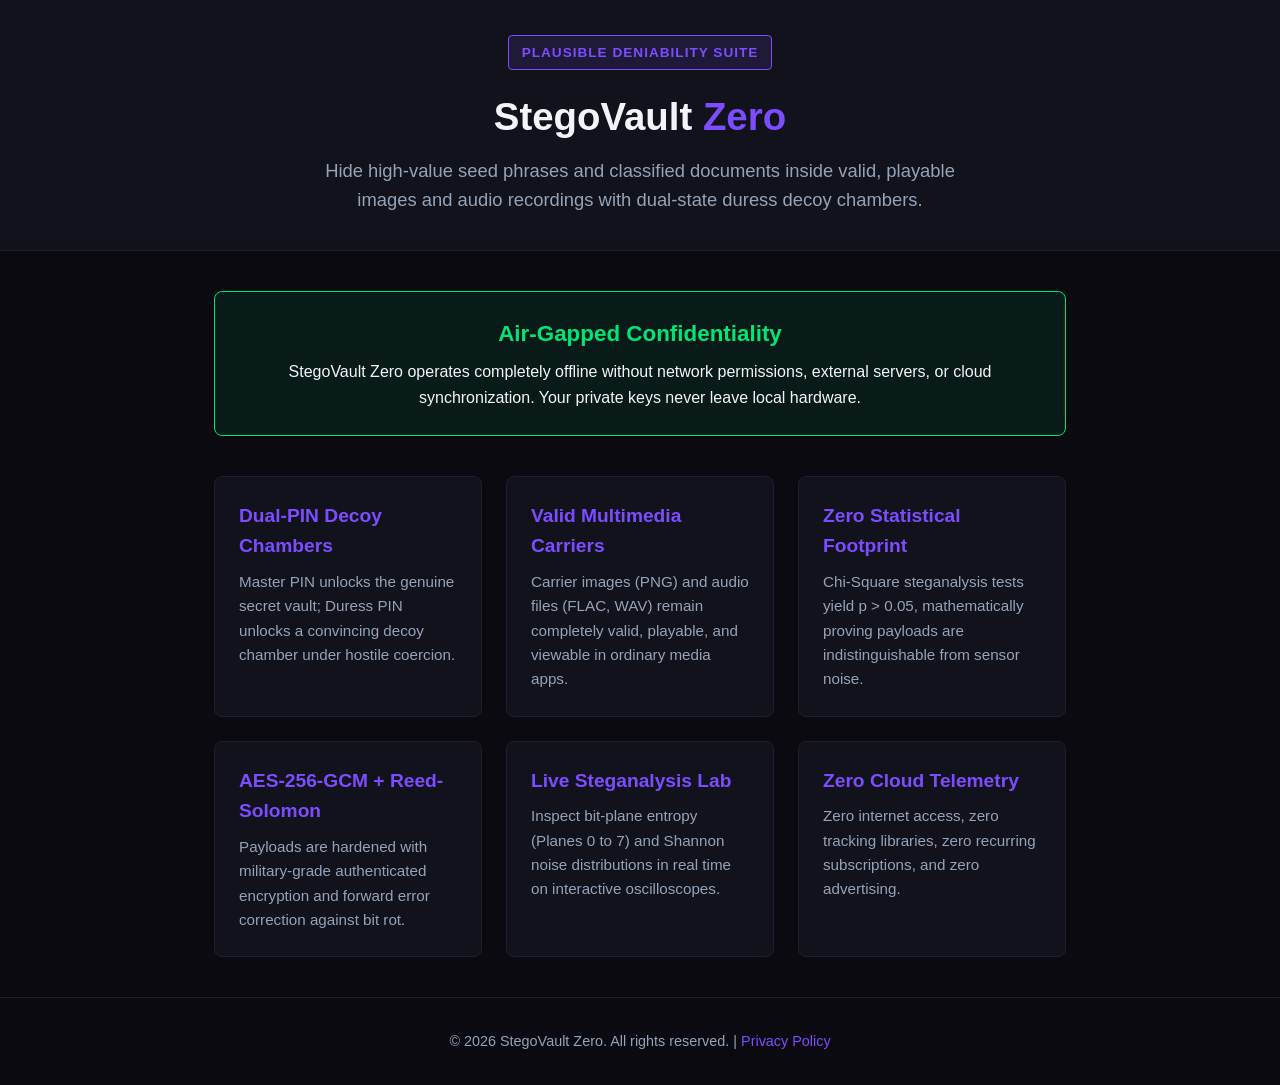
<file: index.html>
<!DOCTYPE html>
<html lang="en">
<head>
  <meta charset="UTF-8">
  <meta name="viewport" content="width=device-width, initial-scale=1.0">
  <title>StegoVault Zero - Plausible Deniability Dual-State Steganography</title>
  <link rel="stylesheet" href="style.css">
</head>
<body>
  <header>
    <div class="logo-badge">PLAUSIBLE DENIABILITY SUITE</div>
    <h1>StegoVault <span>Zero</span></h1>
    <p class="tagline">Hide high-value seed phrases and classified documents inside valid, playable images and audio recordings with dual-state duress decoy chambers.</p>
  </header>

  <main>
    <div class="privacy-banner">
      <h2>Air-Gapped Confidentiality</h2>
      <p>StegoVault Zero operates completely offline without network permissions, external servers, or cloud synchronization. Your private keys never leave local hardware.</p>
    </div>

    <div class="features-grid">
      <div class="feature-card">
        <h3>Dual-PIN Decoy Chambers</h3>
        <p>Master PIN unlocks the genuine secret vault; Duress PIN unlocks a convincing decoy chamber under hostile coercion.</p>
      </div>

      <div class="feature-card">
        <h3>Valid Multimedia Carriers</h3>
        <p>Carrier images (PNG) and audio files (FLAC, WAV) remain completely valid, playable, and viewable in ordinary media apps.</p>
      </div>

      <div class="feature-card">
        <h3>Zero Statistical Footprint</h3>
        <p>Chi-Square steganalysis tests yield p > 0.05, mathematically proving payloads are indistinguishable from sensor noise.</p>
      </div>

      <div class="feature-card">
        <h3>AES-256-GCM + Reed-Solomon</h3>
        <p>Payloads are hardened with military-grade authenticated encryption and forward error correction against bit rot.</p>
      </div>

      <div class="feature-card">
        <h3>Live Steganalysis Lab</h3>
        <p>Inspect bit-plane entropy (Planes 0 to 7) and Shannon noise distributions in real time on interactive oscilloscopes.</p>
      </div>

      <div class="feature-card">
        <h3>Zero Cloud Telemetry</h3>
        <p>Zero internet access, zero tracking libraries, zero recurring subscriptions, and zero advertising.</p>
      </div>
    </div>
  </main>

  <footer>
    <p>&copy; 2026 StegoVault Zero. All rights reserved. | <a href="privacy.html">Privacy Policy</a></p>
  </footer>
</body>
</html>
</file>
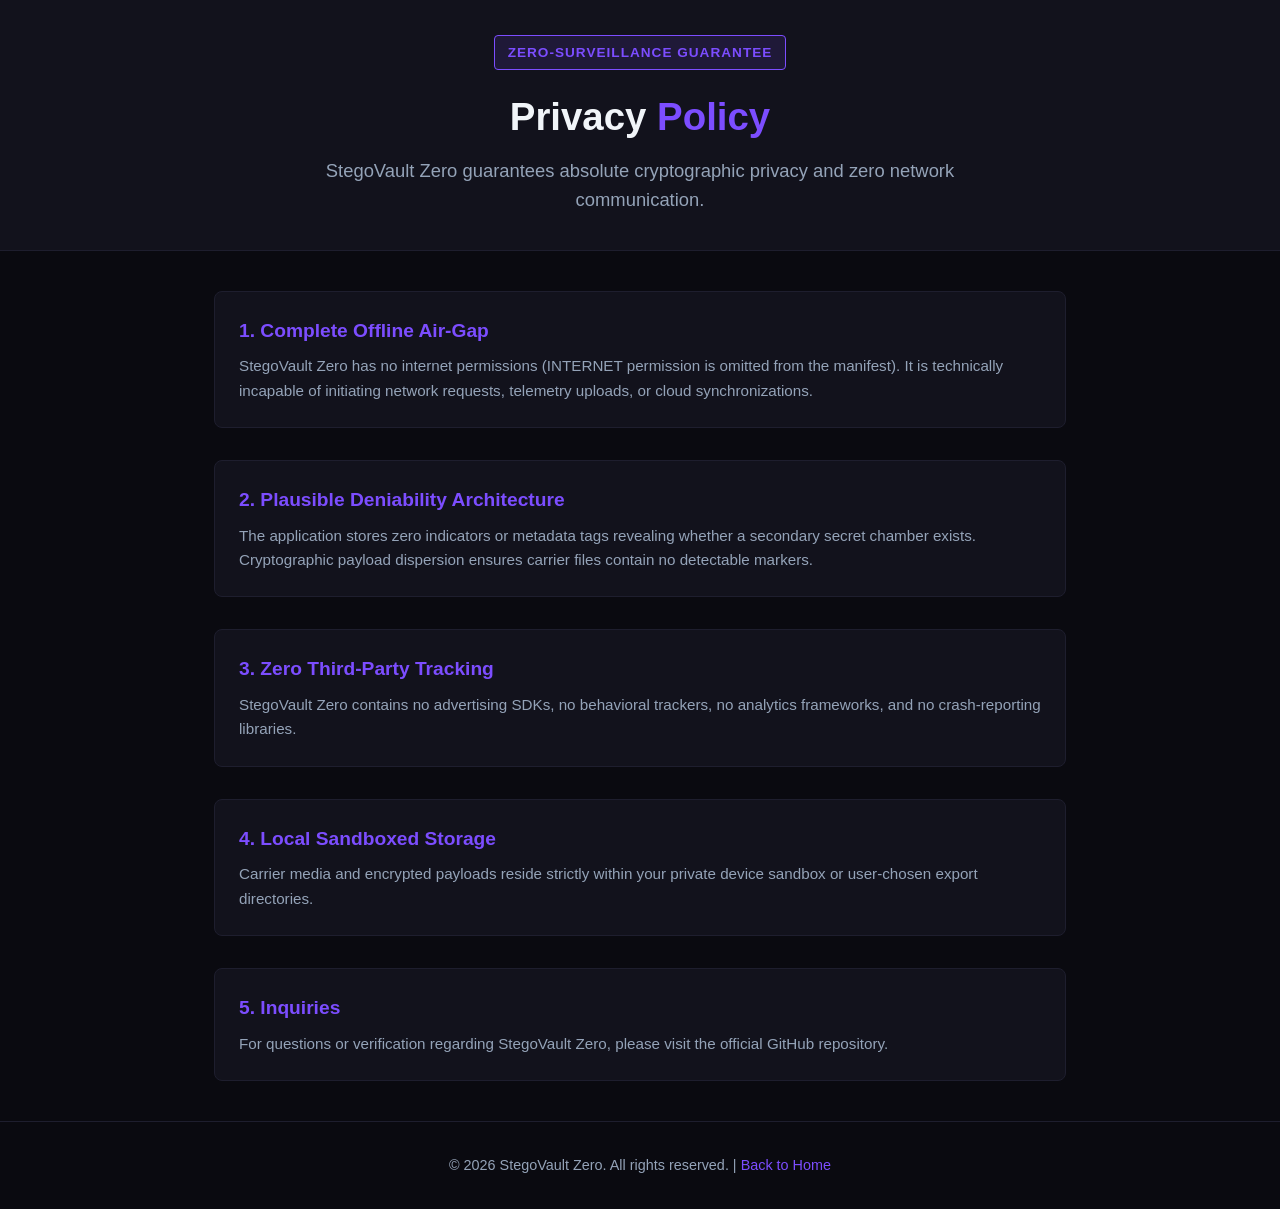
<file: privacy.html>
<!DOCTYPE html>
<html lang="en">
<head>
  <meta charset="UTF-8">
  <meta name="viewport" content="width=device-width, initial-scale=1.0">
  <title>Privacy Policy - StegoVault Zero</title>
  <link rel="stylesheet" href="style.css">
</head>
<body>
  <header>
    <div class="logo-badge">ZERO-SURVEILLANCE GUARANTEE</div>
    <h1>Privacy <span>Policy</span></h1>
    <p class="tagline">StegoVault Zero guarantees absolute cryptographic privacy and zero network communication.</p>
  </header>

  <main>
    <div class="feature-card" style="margin-bottom: 2rem;">
      <h3>1. Complete Offline Air-Gap</h3>
      <p>StegoVault Zero has no internet permissions (INTERNET permission is omitted from the manifest). It is technically incapable of initiating network requests, telemetry uploads, or cloud synchronizations.</p>
    </div>

    <div class="feature-card" style="margin-bottom: 2rem;">
      <h3>2. Plausible Deniability Architecture</h3>
      <p>The application stores zero indicators or metadata tags revealing whether a secondary secret chamber exists. Cryptographic payload dispersion ensures carrier files contain no detectable markers.</p>
    </div>

    <div class="feature-card" style="margin-bottom: 2rem;">
      <h3>3. Zero Third-Party Tracking</h3>
      <p>StegoVault Zero contains no advertising SDKs, no behavioral trackers, no analytics frameworks, and no crash-reporting libraries.</p>
    </div>

    <div class="feature-card" style="margin-bottom: 2rem;">
      <h3>4. Local Sandboxed Storage</h3>
      <p>Carrier media and encrypted payloads reside strictly within your private device sandbox or user-chosen export directories.</p>
    </div>

    <div class="feature-card" style="margin-bottom: 2rem;">
      <h3>5. Inquiries</h3>
      <p>For questions or verification regarding StegoVault Zero, please visit the official GitHub repository.</p>
    </div>
  </main>

  <footer>
    <p>&copy; 2026 StegoVault Zero. All rights reserved. | <a href="index.html">Back to Home</a></p>
  </footer>
</body>
</html>
</file>
<file: style.css>
:root {
  --bg-dark: #0a0a10;
  --surface: #12121c;
  --border: #1e1e2e;
  --primary: #7c4dff;
  --secondary: #00e5ff;
  --emerald: #00e676;
  --amber: #ffd600;
  --text-main: #f1f5f9;
  --text-muted: #94a3b8;
}

* {
  box-sizing: border-box;
  margin: 0;
  padding: 0;
}

body {
  font-family: -apple-system, BlinkMacSystemFont, "Segoe UI", Roboto, "Helvetica Neue", Arial, sans-serif;
  background-color: var(--bg-dark);
  color: var(--text-main);
  line-height: 1.6;
}

header {
  background-color: var(--surface);
  border-bottom: 1px solid var(--border);
  padding: 2.2rem 1.5rem;
  text-align: center;
}

.logo-badge {
  display: inline-block;
  background: rgba(124, 77, 255, 0.12);
  color: var(--primary);
  border: 1px solid var(--primary);
  padding: 0.35rem 0.8rem;
  font-size: 0.85rem;
  font-weight: 700;
  border-radius: 4px;
  letter-spacing: 1px;
  margin-bottom: 1rem;
}

h1 {
  font-size: 2.4rem;
  color: var(--text-main);
  margin-bottom: 0.5rem;
}

h1 span {
  color: var(--primary);
}

.tagline {
  color: var(--text-muted);
  font-size: 1.15rem;
  max-width: 680px;
  margin: 0 auto;
}

main {
  max-width: 900px;
  margin: 2.5rem auto;
  padding: 0 1.5rem;
}

.features-grid {
  display: grid;
  grid-template-columns: repeat(auto-fit, minmax(260px, 1fr));
  gap: 1.5rem;
  margin: 2.5rem 0;
}

.feature-card {
  background: var(--surface);
  border: 1px solid var(--border);
  border-radius: 8px;
  padding: 1.5rem;
  transition: transform 0.2s ease;
}

.feature-card:hover {
  transform: translateY(-3px);
  border-color: var(--primary);
}

.feature-card h3 {
  color: var(--primary);
  font-size: 1.2rem;
  margin-bottom: 0.5rem;
}

.feature-card p {
  color: var(--text-muted);
  font-size: 0.95rem;
}

.privacy-banner {
  background: rgba(0, 230, 118, 0.08);
  border: 1px solid var(--emerald);
  border-radius: 8px;
  padding: 1.5rem;
  margin: 2rem 0;
  text-align: center;
}

.privacy-banner h2 {
  color: var(--emerald);
  font-size: 1.4rem;
  margin-bottom: 0.5rem;
}

.privacy-banner p {
  color: var(--text-main);
  font-size: 1rem;
}

footer {
  text-align: center;
  padding: 2rem;
  border-top: 1px solid var(--border);
  color: var(--text-muted);
  font-size: 0.9rem;
}

footer a {
  color: var(--primary);
  text-decoration: none;
}
</file>
